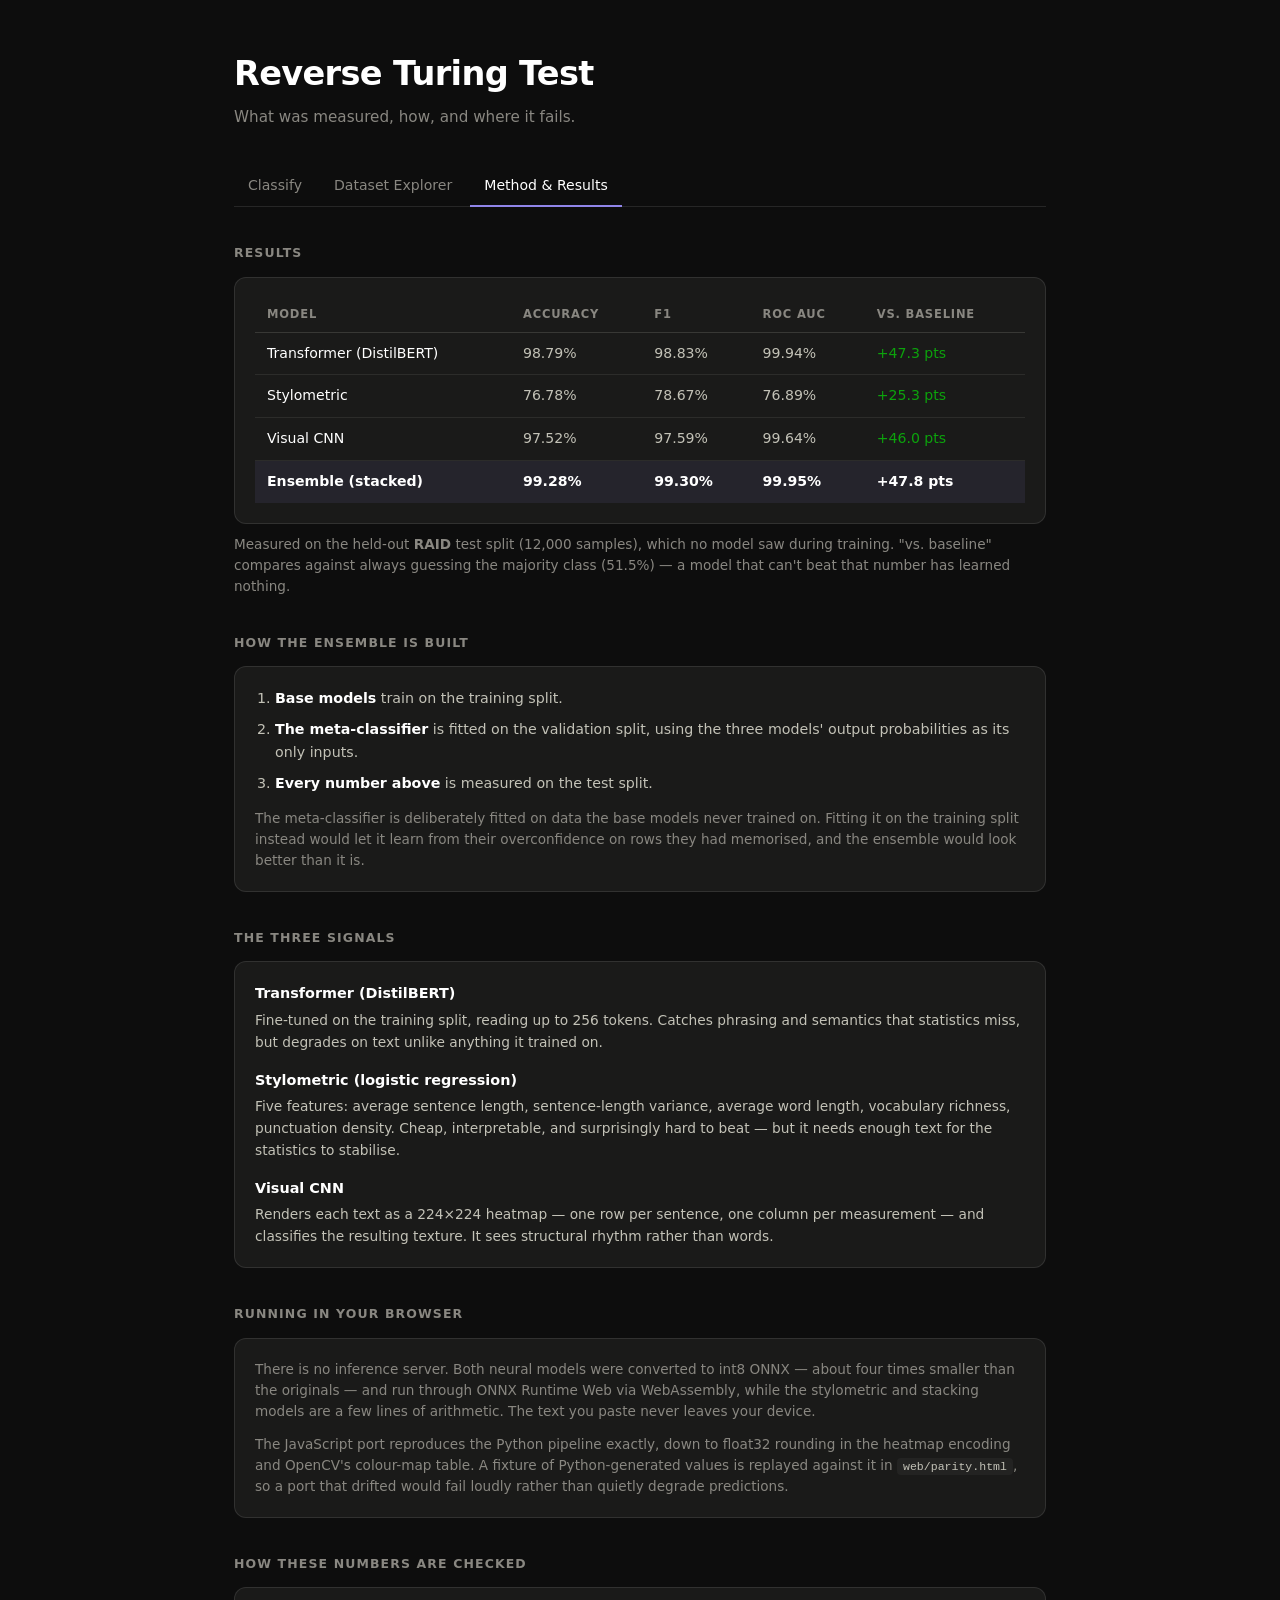
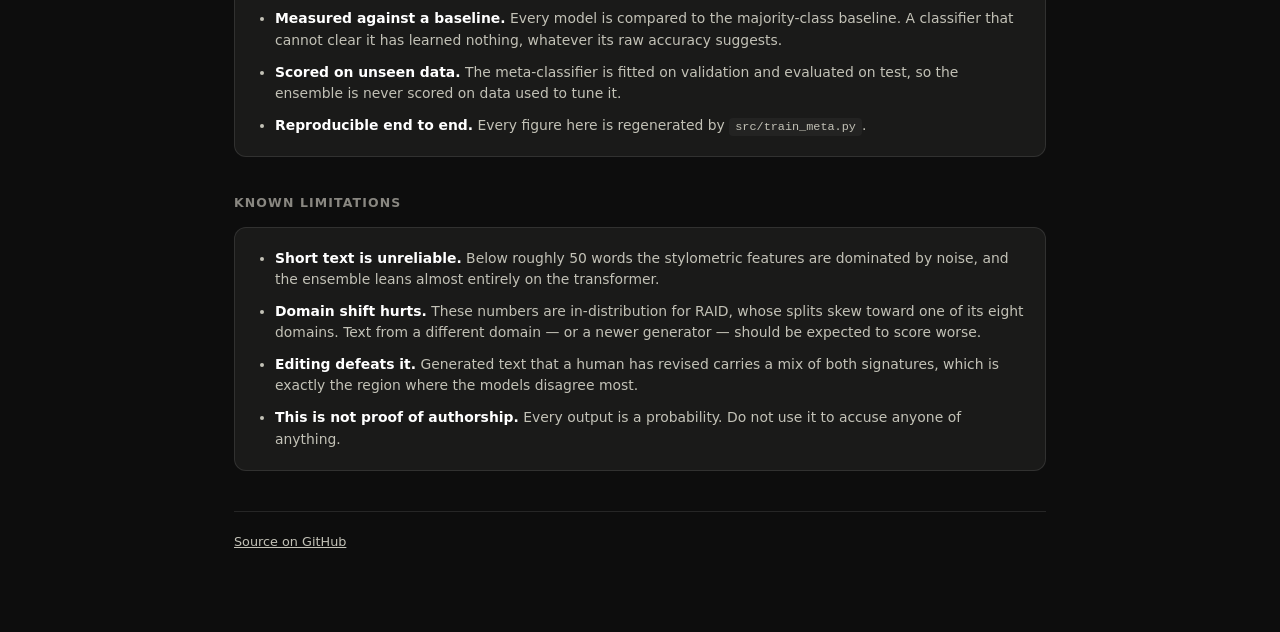
<file: docs/about.html>
<!doctype html>
<html lang="en">
<head>
<meta charset="utf-8">
<meta name="viewport" content="width=device-width, initial-scale=1">
<title>Method &amp; Results — Reverse Turing Test</title>
<link rel="stylesheet" href="./css/style.css">
<style>
  .row-highlight td { background: rgba(144,133,233,.09); font-weight: 620; color: var(--ink); }
  .delta { color: var(--good); }
  .protocol { padding-left: 20px; display: grid; gap: 9px; font-size: .89rem; }
  .protocol strong { color: var(--ink); }
  .signals dt { color: var(--ink); font-weight: 620; font-size: .9rem; margin-top: 16px; }
  .signals dt:first-child { margin-top: 0; }
  .signals dd { font-size: .86rem; color: var(--ink-2); margin-top: 4px; line-height: 1.6; }
  .limits { padding-left: 20px; display: grid; gap: 10px; font-size: .87rem; }
  .limits strong { color: var(--ink); }
  code { background: var(--surface-2); padding: 2px 6px; border-radius: 4px; font-size: .85em; color: var(--ink-2); }
</style>
</head>
<body>
<div class="container">
  <header class="masthead">
    <h1><a href="./">Reverse Turing Test</a></h1>
    <p class="tagline">What was measured, how, and where it fails.</p>
  </header>
  <nav class="crumbs">
    <a href="./">Classify</a>
    <a href="./explore.html">Dataset Explorer</a>
    <a href="./about.html" class="active">Method &amp; Results</a>
  </nav>

  <h2 class="section-title">Results</h2>
  <div class="panel">
    <table class="data">
      <thead><tr><th>Model</th><th>Accuracy</th><th>F1</th><th>ROC&nbsp;AUC</th><th>vs. baseline</th></tr></thead>
      <tbody id="results"><tr><td colspan="5" class="muted">Loading…</td></tr></tbody>
    </table>
  </div>
  <p class="muted" style="margin-top:10px;" id="results-note"></p>

  <h2 class="section-title">How the ensemble is built</h2>
  <div class="panel">
    <ol class="protocol">
      <li><strong>Base models</strong> train on the training split.</li>
      <li><strong>The meta-classifier</strong> is fitted on the validation split, using
          the three models' output probabilities as its only inputs.</li>
      <li><strong>Every number above</strong> is measured on the test split.</li>
    </ol>
    <p class="muted" style="margin-top:14px;">
      The meta-classifier is deliberately fitted on data the base models never
      trained on. Fitting it on the training split instead would let it learn from
      their overconfidence on rows they had memorised, and the ensemble would look
      better than it is.
    </p>
  </div>

  <h2 class="section-title">The three signals</h2>
  <div class="panel">
    <dl class="signals">
      <dt>Transformer (DistilBERT)</dt>
      <dd>Fine-tuned on the training split, reading up to 256 tokens. Catches
          phrasing and semantics that statistics miss, but degrades on text
          unlike anything it trained on.</dd>
      <dt>Stylometric (logistic regression)</dt>
      <dd>Five features: average sentence length, sentence-length variance,
          average word length, vocabulary richness, punctuation density.
          Cheap, interpretable, and surprisingly hard to beat — but it needs
          enough text for the statistics to stabilise.</dd>
      <dt>Visual CNN</dt>
      <dd>Renders each text as a 224×224 heatmap — one row per sentence, one
          column per measurement — and classifies the resulting texture. It sees
          structural rhythm rather than words.</dd>
    </dl>
  </div>

  <h2 class="section-title">Running in your browser</h2>
  <div class="panel">
    <p class="muted">
      There is no inference server. Both neural models were converted to int8
      ONNX — about four times smaller than the originals — and run through ONNX
      Runtime Web via WebAssembly, while the stylometric and stacking models are
      a few lines of arithmetic. The text you paste never leaves your device.
    </p>
    <p class="muted" style="margin-top:12px;">
      The JavaScript port reproduces the Python pipeline exactly, down to
      float32 rounding in the heatmap encoding and OpenCV's colour-map table.
      A fixture of Python-generated values is replayed against it in
      <code>web/parity.html</code>, so a port that drifted would fail loudly
      rather than quietly degrade predictions.
    </p>
  </div>

  <h2 class="section-title">How these numbers are checked</h2>
  <div class="panel">
    <ul class="limits">
      <li><strong>Measured against a baseline.</strong> Every model is compared
          to the majority-class baseline. A classifier that cannot clear it has
          learned nothing, whatever its raw accuracy suggests.</li>
      <li><strong>Scored on unseen data.</strong> The meta-classifier is fitted
          on validation and evaluated on test, so the ensemble is never scored
          on data used to tune it.</li>
      <li><strong>Reproducible end to end.</strong> Every figure here is
          regenerated by <code>src/train_meta.py</code>.</li>
    </ul>
  </div>

  <h2 class="section-title">Known limitations</h2>
  <div class="panel">
    <ul class="limits">
      <li><strong>Short text is unreliable.</strong> Below roughly 50 words the
          stylometric features are dominated by noise, and the ensemble leans
          almost entirely on the transformer.</li>
      <li><strong>Domain shift hurts.</strong> These numbers are in-distribution
          for RAID, whose splits skew toward one of its eight domains. Text from
          a different domain — or a newer generator — should be expected to
          score worse.</li>
      <li><strong>Editing defeats it.</strong> Generated text that a human has
          revised carries a mix of both signatures, which is exactly the region
          where the models disagree most.</li>
      <li><strong>This is not proof of authorship.</strong> Every output is a
          probability. Do not use it to accuse anyone of anything.</li>
    </ul>
  </div>

  <div class="footnote">
    <a href="https://github.com/nishadmansoor/reverse-turing">Source on GitHub</a>
  </div>
</div>

<script type="module">
const DISPLAY = {
  transformer: "Transformer (DistilBERT)",
  stylometric: "Stylometric",
  cnn: "Visual CNN",
  ensemble: "Ensemble (stacked)",
};
try {
  const r = await fetch("./data/evaluation.json").then((x) => x.json());
  const base = r.models.ensemble.majority_baseline;
  document.getElementById("results").innerHTML = Object.entries(r.models).map(([k, m]) => `
    <tr class="${k === "ensemble" ? "row-highlight" : ""}">
      <td>${DISPLAY[k] || k}</td>
      <td>${(m.accuracy * 100).toFixed(2)}%</td>
      <td>${(m.f1 * 100).toFixed(2)}%</td>
      <td>${(m.roc_auc * 100).toFixed(2)}%</td>
      <td class="delta">${((m.accuracy - m.majority_baseline) * 100 >= 0 ? "+" : "")}${((m.accuracy - m.majority_baseline) * 100).toFixed(1)} pts</td>
    </tr>`).join("");
  document.getElementById("results-note").innerHTML =
    `Measured on the held-out <strong>${r.dataset.toUpperCase()}</strong> test split
     (${r.test_rows.toLocaleString()} samples), which no model saw during training.
     "vs. baseline" compares against always guessing the majority class
     (${(base * 100).toFixed(1)}%) — a model that can't beat that number has learned nothing.`;
} catch (e) {
  document.getElementById("results").innerHTML =
    `<tr><td colspan="5" class="muted">Could not load evaluation report.</td></tr>`;
}
</script>
</body>
</html>
</file>
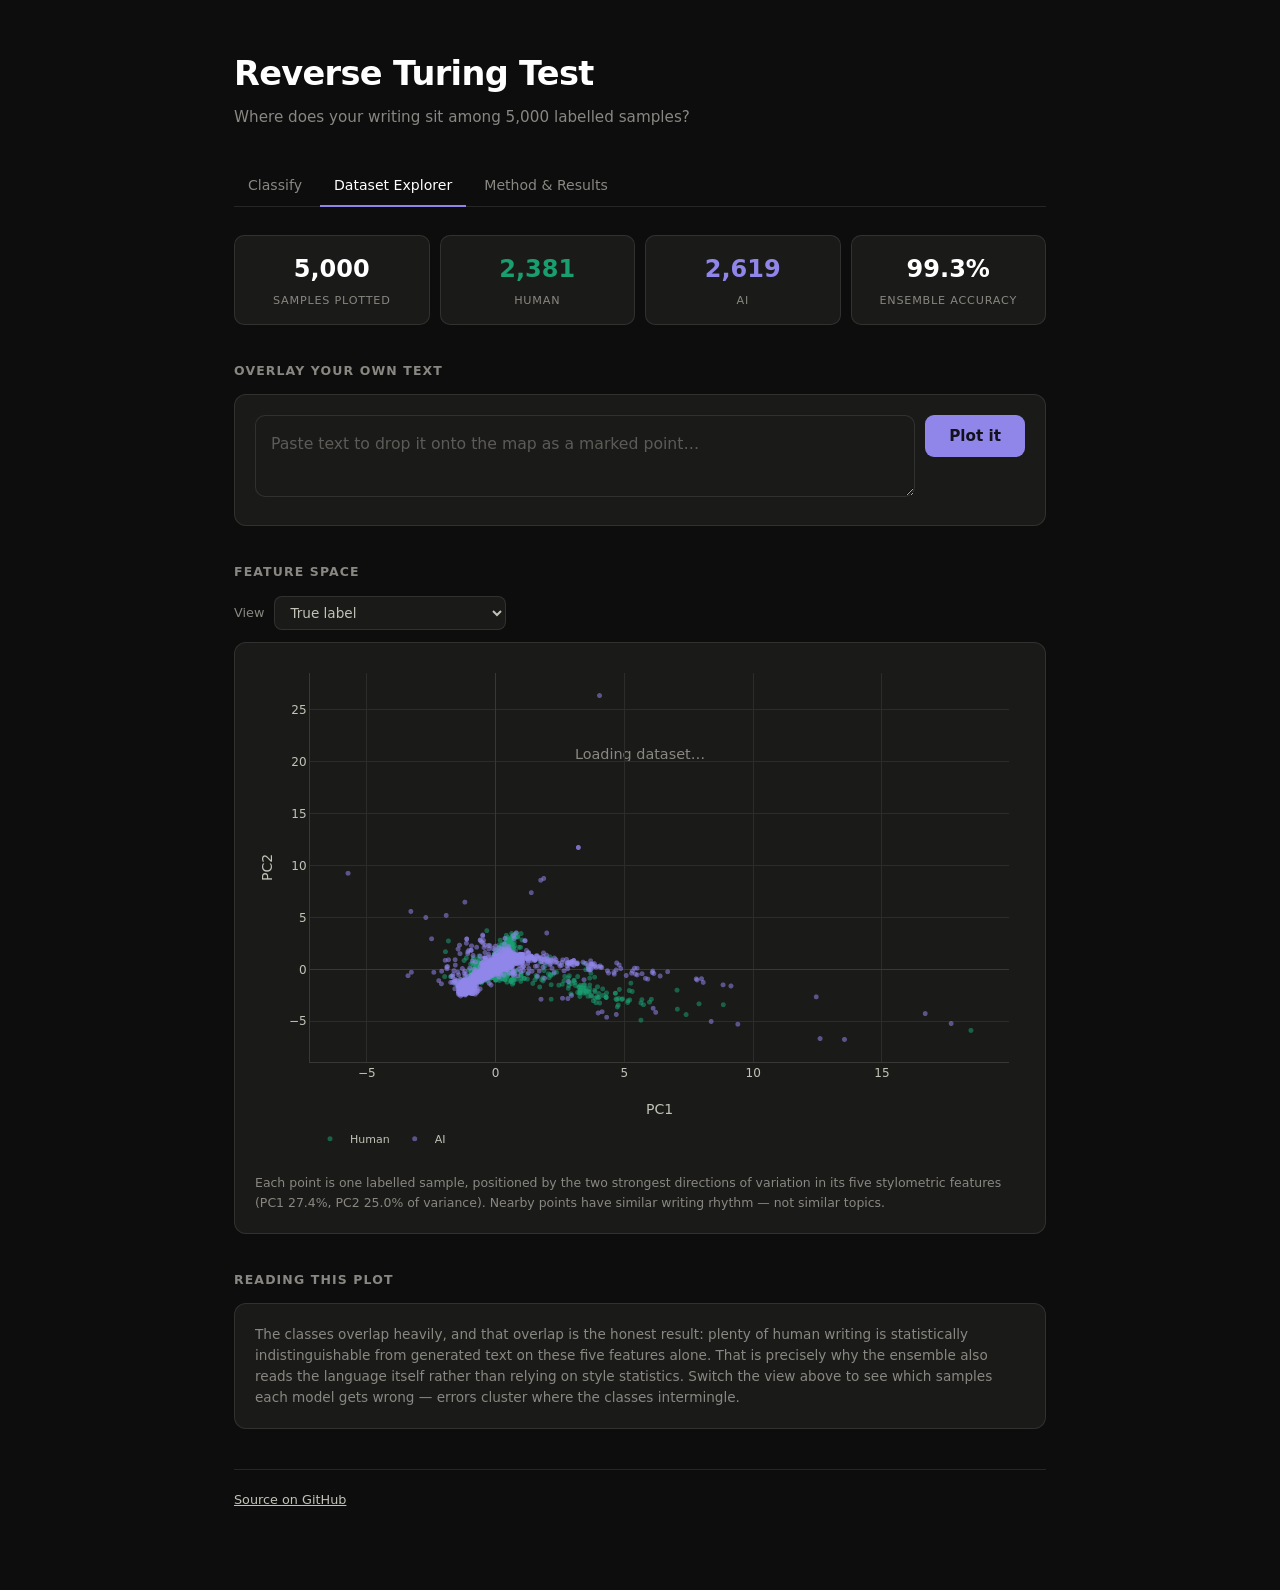
<file: docs/explore.html>
<!doctype html>
<html lang="en">
<head>
<meta charset="utf-8">
<meta name="viewport" content="width=device-width, initial-scale=1">
<title>Dataset Explorer — Reverse Turing Test</title>
<link rel="stylesheet" href="./css/style.css">
<script src="https://cdn.plot.ly/plotly-2.27.0.min.js"></script>
<style>
  .stats-row { display: grid; grid-template-columns: repeat(4, 1fr); gap: 10px; margin-bottom: 8px; }
  @media (max-width: 620px) { .stats-row { grid-template-columns: repeat(2, 1fr); } }
  .stat { background: var(--surface); border: 1px solid var(--border); border-radius: 10px; padding: 15px; text-align: center; }
  .stat-value { font-size: 1.5rem; font-weight: 700; color: var(--ink); }
  .stat-value.human { color: var(--human); }
  .stat-value.ai { color: var(--ai); }
  .stat-label { font-size: .7rem; text-transform: uppercase; letter-spacing: .07em; color: var(--ink-muted); margin-top: 3px; }

  .overlay-row { display: flex; gap: 10px; align-items: flex-start; }
  @media (max-width: 620px) { .overlay-row { flex-direction: column; } }
  .overlay-row textarea { min-height: 58px; flex: 1; }
  .overlay-row .btn { white-space: nowrap; }

  .filters { display: flex; align-items: center; gap: 10px; margin-bottom: 12px; }
  .filters label { font-size: .8rem; color: var(--ink-muted); }
  .filters select {
    background: var(--surface); border: 1px solid var(--border); color: var(--ink-2);
    padding: 7px 11px; border-radius: 8px; font-size: .85rem; font-family: inherit;
  }
  .filters select:focus { outline: none; border-color: var(--ai); }

  #scatter { width: 100%; height: 500px; }
  .loading { text-align: center; color: var(--ink-muted); padding: 80px 0; font-size: .9rem; }
  .axis-note { font-size: .78rem; color: var(--ink-muted); margin-top: 10px; line-height: 1.6; }
</style>
</head>
<body>
<div class="container">
  <header class="masthead">
    <h1><a href="./">Reverse Turing Test</a></h1>
    <p class="tagline" id="tagline">Where does your writing sit among the labelled samples?</p>
  </header>
  <nav class="crumbs">
    <a href="./">Classify</a>
    <a href="./explore.html" class="active">Dataset Explorer</a>
    <a href="./about.html">Method &amp; Results</a>
  </nav>

  <div class="stats-row">
    <div class="stat"><div class="stat-value" id="stat-total">—</div><div class="stat-label">Samples plotted</div></div>
    <div class="stat"><div class="stat-value human" id="stat-human">—</div><div class="stat-label">Human</div></div>
    <div class="stat"><div class="stat-value ai" id="stat-ai">—</div><div class="stat-label">AI</div></div>
    <div class="stat"><div class="stat-value" id="stat-acc">—</div><div class="stat-label" id="stat-acc-label">Ensemble accuracy</div></div>
  </div>

  <h2 class="section-title">Overlay your own text</h2>
  <div class="panel">
    <div class="overlay-row">
      <textarea id="user-text" rows="2" placeholder="Paste text to drop it onto the map as a marked point…"></textarea>
      <button class="btn" id="plot-btn">Plot it</button>
    </div>
    <p class="muted" id="overlay-status" style="margin-top:8px;"></p>
  </div>

  <h2 class="section-title">Feature space</h2>
  <div class="filters">
    <label for="mode">View</label>
    <select id="mode">
      <option value="true_label">True label</option>
      <option value="bert">Where BERT is wrong</option>
      <option value="stylo">Where Stylometric is wrong</option>
      <option value="cnn">Where the CNN is wrong</option>
    </select>
  </div>

  <div class="panel">
    <div id="scatter"><p class="loading">Loading dataset…</p></div>
    <p class="axis-note" id="axis-note"></p>
  </div>

  <h2 class="section-title">Reading this plot</h2>
  <div class="panel">
    <p class="muted">
      The classes overlap heavily, and that overlap is the honest result: plenty
      of human writing is statistically indistinguishable from generated text on
      these five features alone. That is precisely why the ensemble also reads
      the language itself rather than relying on style statistics. Switch the
      view above to see which samples each model gets wrong — errors cluster
      where the classes intermingle.
    </p>
  </div>

  <div class="footnote">
    <a href="https://github.com/nishadmansoor/reverse-turing">Source on GitHub</a>
  </div>
</div>

<script type="module">
import { setParams, extractFeatures, pcaTransform } from "./js/features.js";

const HUMAN = "#199e70", AI = "#9085e9", MUTED = "#898781", CRITICAL = "#d03b3b";
const $ = (id) => document.getElementById(id);
let data = null, params = null, meta = null, userPoint = null;

const layout = {
  font: { color: "#c3c2b7", size: 12, family: "system-ui, -apple-system, sans-serif" },
  paper_bgcolor: "rgba(0,0,0,0)", plot_bgcolor: "rgba(0,0,0,0)",
  xaxis: { title: "PC1", gridcolor: "#2c2c2a", zerolinecolor: "#383835", linecolor: "#383835" },
  yaxis: { title: "PC2", gridcolor: "#2c2c2a", zerolinecolor: "#383835", linecolor: "#383835" },
  margin: { l: 55, r: 16, t: 10, b: 48 },
  showlegend: true, legend: { orientation: "h", y: -0.16, font: { size: 11 } },
  hovermode: "closest",
};
const config = { responsive: true, displayModeBar: false };

const hover = (i) =>
  `True: ${data.true_label[i] ? "AI" : "Human"}` +
  `<br>BERT: ${data.bert_pred[i] ? "AI" : "Human"}` +
  `<br>Stylometric: ${data.stylo_pred[i] ? "AI" : "Human"}` +
  (data.cnn_pred ? `<br>CNN: ${data.cnn_pred[i] ? "AI" : "Human"}` : "") +
  `<br><br>${data.text_preview[i].replace(/(.{48})/g, "$1<br>")}…`;

const subset = (idx, name, color, symbol, size, opacity) => ({
  x: idx.map((i) => data.x[i]), y: idx.map((i) => data.y[i]), text: idx.map(hover),
  name, mode: "markers", type: "scattergl",
  marker: { color, size, symbol, opacity, line: { width: 0 } }, hoverinfo: "text",
});

function traces(mode) {
  const all = data.true_label.map((_, i) => i);
  if (mode === "true_label") {
    return [
      subset(all.filter((i) => !data.true_label[i]), "Human", HUMAN, "circle", 5, 0.55),
      subset(all.filter((i) => data.true_label[i]), "AI", AI, "circle", 5, 0.55),
    ];
  }
  // Error views use emphasis rather than a red/green pair: correct points
  // recede to grey and errors get a distinct symbol as well as colour, so the
  // distinction never rests on colour alone.
  const key = mode === "bert" ? "bert_pred" : mode === "stylo" ? "stylo_pred" : "cnn_pred";
  const right = all.filter((i) => data[key][i] === data.true_label[i]);
  const wrong = all.filter((i) => data[key][i] !== data.true_label[i]);
  return [
    subset(right, `Correct (${right.length.toLocaleString()})`, MUTED, "circle", 4, 0.3),
    subset(wrong, `Misclassified (${wrong.length.toLocaleString()})`, CRITICAL, "x", 7, 0.85),
  ];
}

function render() {
  const mode = $("mode").value;
  const t = traces(mode);
  if (userPoint) t.push(userPoint);
  Plotly.react("scatter", t, layout, config);

  const acc = meta?.explorer_sample_accuracy || {};
  const map = { bert: "bert", stylo: "stylometric", cnn: "cnn" };
  const key = mode === "true_label" ? "ensemble" : map[mode];
  const label = { ensemble: "Ensemble", bert: "BERT", stylometric: "Stylometric", cnn: "CNN" }[key];
  $("stat-acc").textContent = acc[key] !== undefined ? (acc[key] * 100).toFixed(1) + "%" : "—";
  $("stat-acc-label").textContent = label + " accuracy";
}

[params, data, meta] = await Promise.all([
  fetch("./data/params.json").then((r) => r.json()),
  fetch("./data/explorer.json").then((r) => r.json()),
  fetch("./data/metadata.json").then((r) => r.json()).catch(() => null),
]);
setParams(params);

const n = data.true_label.length;
const human = data.true_label.filter((l) => l === 0).length;
$("stat-total").textContent = n.toLocaleString();
$("stat-human").textContent = human.toLocaleString();
$("stat-ai").textContent = (n - human).toLocaleString();
$("tagline").textContent = `Where does your writing sit among ${n.toLocaleString()} labelled samples?`;

const v = meta?.pca_variance_explained || params.pca.explained_variance_ratio;
$("axis-note").textContent =
  `Each point is one labelled sample, positioned by the two strongest directions of variation ` +
  `in its five stylometric features (PC1 ${(v[0] * 100).toFixed(1)}%, PC2 ${(v[1] * 100).toFixed(1)}% of variance). ` +
  `Nearby points have similar writing rhythm — not similar topics.`;

render();
$("mode").addEventListener("change", render);

$("plot-btn").addEventListener("click", () => {
  const text = $("user-text").value.trim();
  if (text.length < 20) { $("overlay-status").textContent = "Enter at least 20 characters."; return; }
  const [x, y] = pcaTransform(extractFeatures(text));
  userPoint = {
    x: [x], y: [y], text: ["Your text"], name: "Your text",
    mode: "markers", type: "scattergl",
    marker: { color: "#fab219", size: 15, symbol: "star", line: { color: "#1a1a19", width: 2 } },
    hoverinfo: "text",
  };
  render();
  $("overlay-status").textContent = "Plotted as the gold star.";
});
</script>
</body>
</html>
</file>
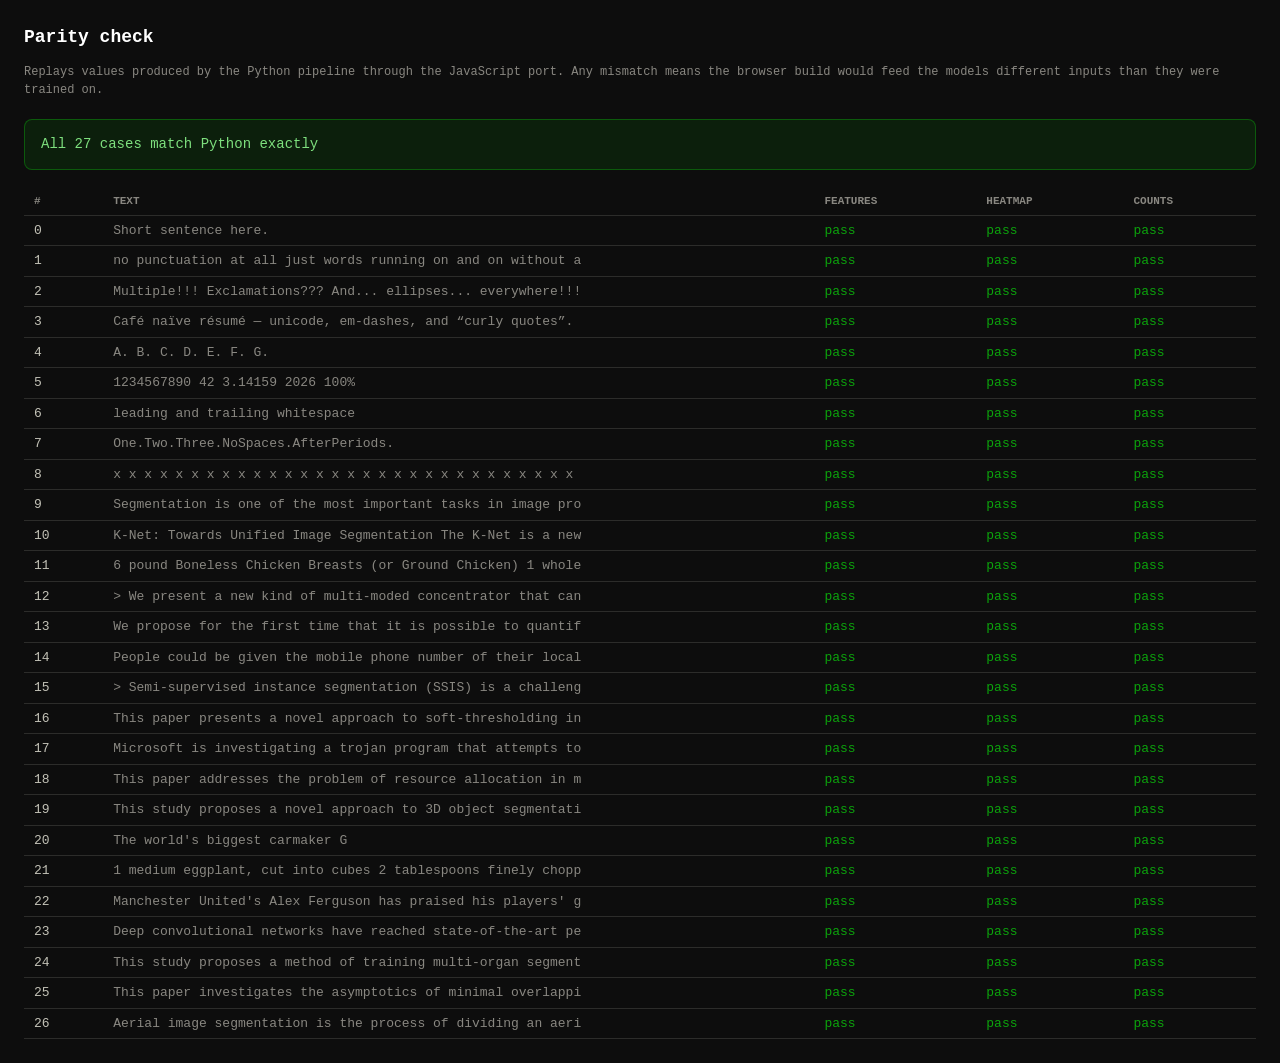
<file: docs/parity.html>
<!doctype html>
<html lang="en">
<head>
<meta charset="utf-8">
<meta name="viewport" content="width=device-width, initial-scale=1">
<title>Parity check — Reverse Turing Test</title>
<style>
  :root { color-scheme: dark; }
  body {
    font-family: ui-monospace, SFMono-Regular, Menlo, monospace;
    background: #0d0d0d; color: #c3c2b7; margin: 0; padding: 24px;
    font-size: 13px; line-height: 1.5;
  }
  h1 { color: #fff; font-size: 18px; margin: 0 0 4px; }
  .sub { color: #898781; margin-bottom: 20px; font-size: 12px; }
  .summary { padding: 14px 16px; border-radius: 8px; margin-bottom: 18px; font-size: 14px; }
  .pass { background: rgba(12,163,12,.12); border: 1px solid rgba(12,163,12,.45); color: #7ee07e; }
  .fail { background: rgba(208,59,59,.12); border: 1px solid rgba(208,59,59,.5); color: #f0a3a3; }
  table { border-collapse: collapse; width: 100%; }
  th, td { text-align: left; padding: 5px 10px; border-bottom: 1px solid #2c2c2a; }
  th { color: #898781; font-weight: 600; font-size: 11px; text-transform: uppercase; }
  td.ok { color: #0ca30c; } td.bad { color: #d03b3b; font-weight: 700; }
  .txt { color: #898781; max-width: 300px; overflow: hidden;
         text-overflow: ellipsis; white-space: nowrap; }
  .detail { color: #d03b3b; font-size: 11px; white-space: pre-wrap; }
</style>
</head>
<body>
<h1>Parity check</h1>
<p class="sub">
  Replays values produced by the Python pipeline through the JavaScript port.
  Any mismatch means the browser build would feed the models different inputs
  than they were trained on.
</p>
<div id="summary" class="summary">Running…</div>
<table>
  <thead>
    <tr><th>#</th><th>Text</th><th>Features</th><th>Heatmap</th><th>Counts</th></tr>
  </thead>
  <tbody id="rows"></tbody>
</table>

<script type="module">
import { setParams, extractFeatures, heatmapDebug, pySplit } from "./js/features.js";

// Floating-point arithmetic differs in the last bits between numpy and JS.
const EPS = 1e-9;
const close = (a, b) => Math.abs(a - b) <= EPS * Math.max(1, Math.abs(a), Math.abs(b));

const [params, fixture] = await Promise.all([
  fetch("./data/params.json").then((r) => r.json()),
  fetch("./data/parity.json").then((r) => r.json()),
]);
setParams(params);

const rows = document.getElementById("rows");
let failures = 0;
const problems = [];

fixture.forEach((c, i) => {
  const feats = extractFeatures(c.text);
  const featOk = feats.length === c.features.length
    && feats.every((v, j) => close(v, c.features[j]));

  const hm = heatmapDebug(c.text);
  const hmOk = hm.sum === c.heatmap_sum
    && hm.samples.every((v, j) => v === c.heatmap_samples[j]);

  const wc = pySplit(c.text).length;
  const sc = c.text.split(".").filter((s) => s.trim().length > 0).length;
  const countOk = wc === c.word_count && sc === c.sentence_count;

  if (!featOk || !hmOk || !countOk) {
    failures += 1;
    const detail = [];
    if (!featOk) detail.push(`features\n  py: ${JSON.stringify(c.features)}\n  js: ${JSON.stringify(feats)}`);
    if (!hmOk) detail.push(`heatmap\n  py: sum=${c.heatmap_sum} samples=${JSON.stringify(c.heatmap_samples)}\n  js: sum=${hm.sum} samples=${JSON.stringify(hm.samples)}`);
    if (!countOk) detail.push(`counts\n  py: words=${c.word_count} sentences=${c.sentence_count}\n  js: words=${wc} sentences=${sc}`);
    problems.push(`#${i}: ${detail.join("\n")}`);
  }

  const cell = (ok) => `<td class="${ok ? "ok" : "bad"}">${ok ? "pass" : "FAIL"}</td>`;
  rows.insertAdjacentHTML("beforeend",
    `<tr><td>${i}</td><td class="txt">${c.text.slice(0, 60).replace(/</g, "&lt;")}</td>` +
    cell(featOk) + cell(hmOk) + cell(countOk) + `</tr>` +
    (featOk && hmOk && countOk ? "" :
      `<tr><td></td><td colspan="4" class="detail">${problems[problems.length - 1].replace(/</g, "&lt;")}</td></tr>`));
});

const summary = document.getElementById("summary");
summary.className = "summary " + (failures ? "fail" : "pass");
summary.textContent = failures
  ? `${failures} of ${fixture.length} cases FAILED — the port does not match Python`
  : `All ${fixture.length} cases match Python exactly`;
window.__parity = { total: fixture.length, failures, problems };
</script>
</body>
</html>
</file>
<file: docs/css/style.css>
/* Palette validated against the dark chart surface with the data-viz
   validator. Human/AI is the one categorical pair carrying meaning and it
   clears every colour-vision gate; model identity is carried by labels. */
:root {
  color-scheme: dark;
  --plane:     #0d0d0d;
  --surface:   #1a1a19;
  --surface-2: #232322;
  --ink:       #ffffff;
  --ink-2:     #c3c2b7;
  --ink-muted: #898781;
  --grid:      #2c2c2a;
  --baseline:  #383835;
  --border:    rgba(255, 255, 255, 0.10);

  --human:    #199e70;
  --ai:       #9085e9;
  --critical: #d03b3b;
  --good:     #0ca30c;
  --warning:  #fab219;

  --radius: 12px;
  --sans: system-ui, -apple-system, "Segoe UI", sans-serif;
}

* { margin: 0; padding: 0; box-sizing: border-box; }

body {
  font-family: var(--sans);
  background: var(--plane);
  color: var(--ink-2);
  min-height: 100vh;
  line-height: 1.55;
  -webkit-font-smoothing: antialiased;
}

.container { max-width: 860px; margin: 0 auto; padding: 48px 24px 80px; }

.masthead { margin-bottom: 36px; }
.masthead h1 {
  font-size: clamp(1.6rem, 4vw, 2.1rem);
  font-weight: 700; letter-spacing: -0.02em;
  color: var(--ink); margin-bottom: 6px;
}
.masthead .tagline { color: var(--ink-muted); font-size: 0.95rem; }
.masthead a { color: inherit; text-decoration: none; }

nav.crumbs {
  display: flex; gap: 4px; flex-wrap: wrap;
  margin-bottom: 28px; border-bottom: 1px solid var(--border);
}
nav.crumbs a {
  padding: 9px 14px; font-size: 0.88rem; color: var(--ink-muted);
  text-decoration: none; border-bottom: 2px solid transparent;
  margin-bottom: -1px; transition: color .15s, border-color .15s;
}
nav.crumbs a:hover { color: var(--ink-2); }
nav.crumbs a.active { color: var(--ink); border-bottom-color: var(--ai); }

.panel {
  background: var(--surface); border: 1px solid var(--border);
  border-radius: var(--radius); padding: 20px;
}
.section-title {
  font-size: 0.78rem; font-weight: 600; text-transform: uppercase;
  letter-spacing: 0.09em; color: var(--ink-muted); margin: 36px 0 14px;
}

textarea {
  width: 100%; min-height: 190px; padding: 15px;
  background: var(--surface); border: 1px solid var(--border);
  border-radius: 10px; color: var(--ink); font-size: 0.98rem;
  font-family: inherit; line-height: 1.6; resize: vertical;
  transition: border-color .15s;
}
textarea:focus { outline: none; border-color: var(--ai); }
textarea::placeholder { color: #5c5b57; }

.btn {
  display: inline-flex; align-items: center; gap: 8px;
  padding: 12px 24px; background: var(--ai); color: #12111c;
  border: none; border-radius: 9px; font-size: 0.95rem; font-weight: 650;
  font-family: inherit; cursor: pointer; transition: filter .15s;
}
.btn:hover { filter: brightness(1.1); }
.btn:disabled { opacity: .55; cursor: progress; }
.btn-quiet {
  background: var(--surface-2); color: var(--ink-2);
  border: 1px solid var(--border); text-decoration: none;
}
.btn-quiet:hover { background: #2c2c2a; color: var(--ink); }

/* Identity is never colour-alone: the swatch sits beside its label. */
.tok { display: inline-flex; align-items: center; gap: 6px; font-weight: 650; }
.tok::before {
  content: ""; width: 9px; height: 9px; border-radius: 2px;
  background: currentColor; flex-shrink: 0;
}
.tok-human { color: var(--human); }
.tok-ai    { color: var(--ai); }

table.data { width: 100%; border-collapse: collapse; font-size: 0.88rem; }
table.data th {
  text-align: left; padding: 8px 12px; font-size: 0.72rem; font-weight: 600;
  text-transform: uppercase; letter-spacing: .07em; color: var(--ink-muted);
  border-bottom: 1px solid var(--baseline);
}
table.data td {
  padding: 10px 12px; border-bottom: 1px solid var(--grid);
  font-variant-numeric: tabular-nums;
}
table.data td:first-child { color: var(--ink); font-variant-numeric: normal; }
table.data tr:last-child td { border-bottom: none; }

.muted { color: var(--ink-muted); font-size: 0.85rem; }
.footnote {
  margin-top: 40px; padding-top: 20px; border-top: 1px solid var(--border);
  color: var(--ink-muted); font-size: 0.8rem;
}
.footnote a { color: var(--ink-2); }

.notice {
  border-radius: 9px; padding: 12px 15px; margin-bottom: 18px;
  font-size: 0.9rem; border: 1px solid;
}
.notice-error { background: rgba(208,59,59,.10); border-color: rgba(208,59,59,.4); color: #f0a3a3; }
.notice-info  { background: rgba(144,133,233,.08); border-color: rgba(144,133,233,.3); color: var(--ink-2); }

@media (max-width: 620px) { .container { padding: 28px 16px 60px; } }
</file>
